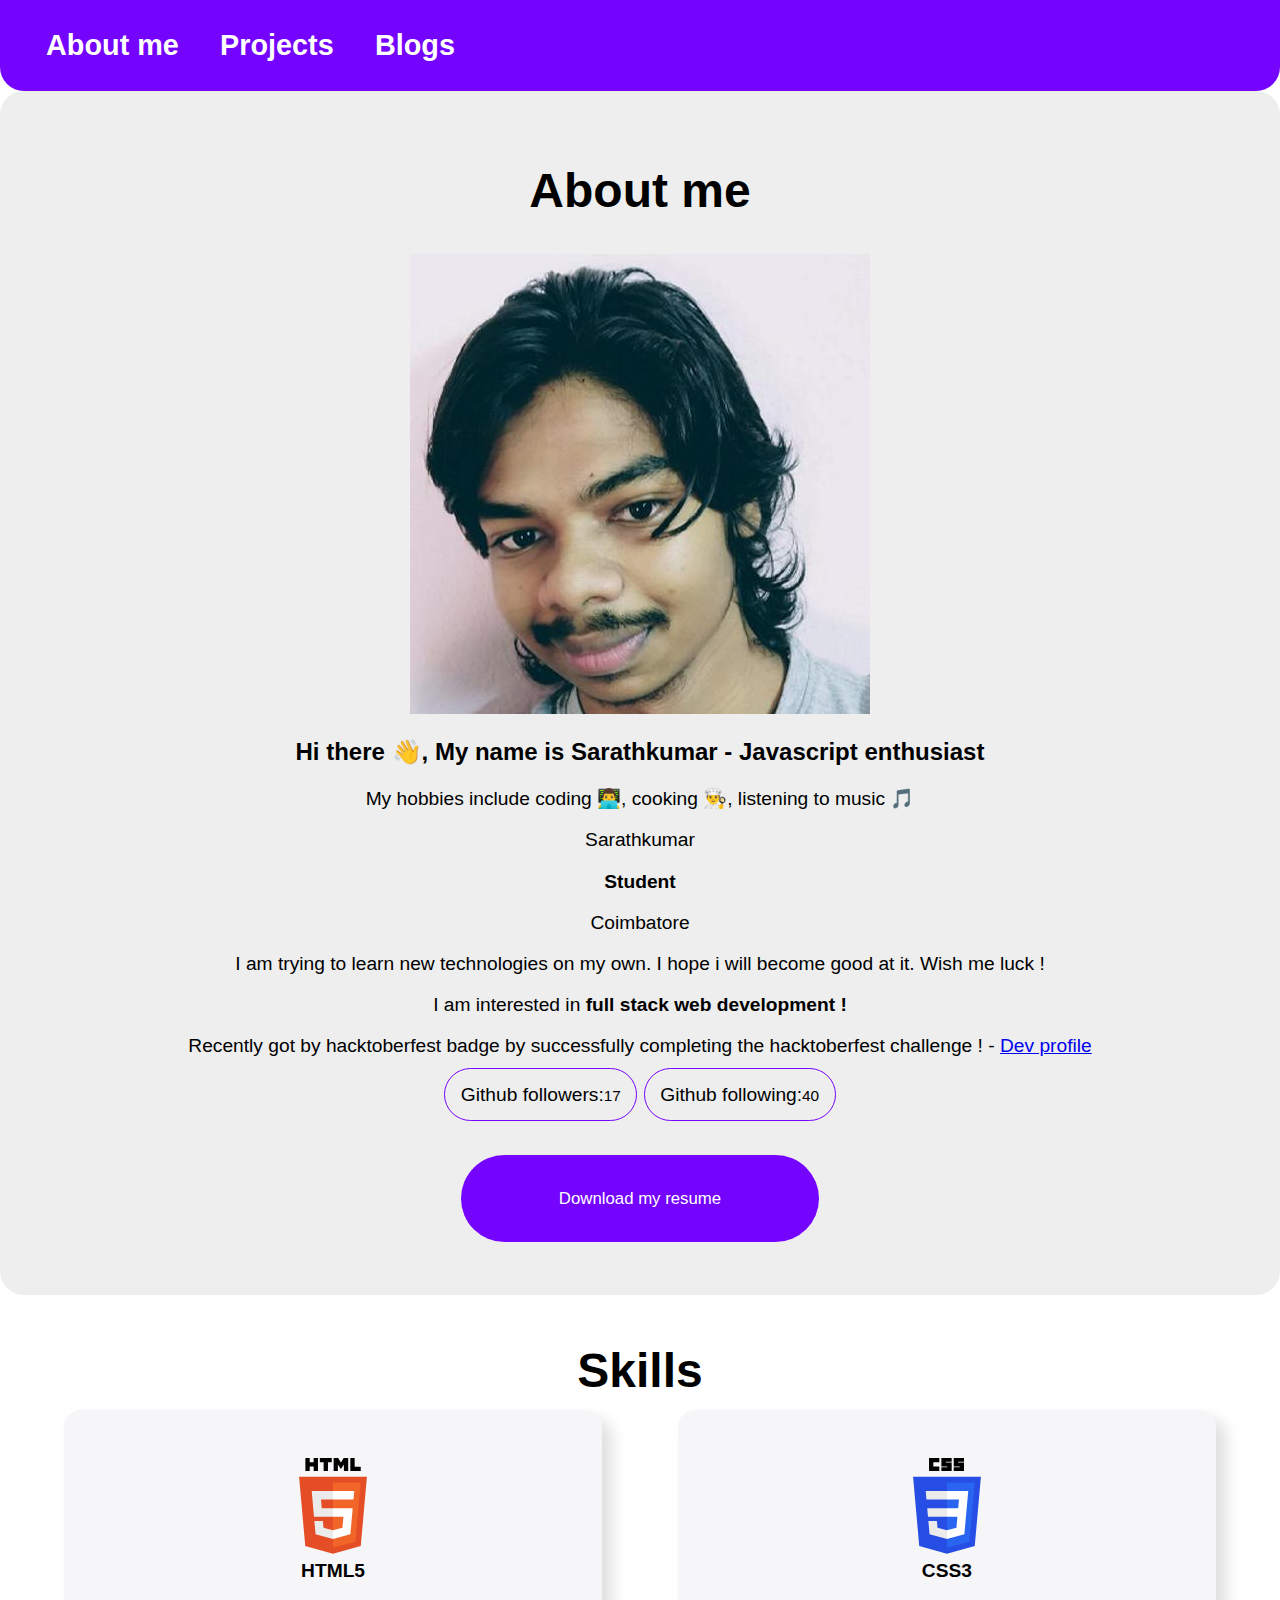
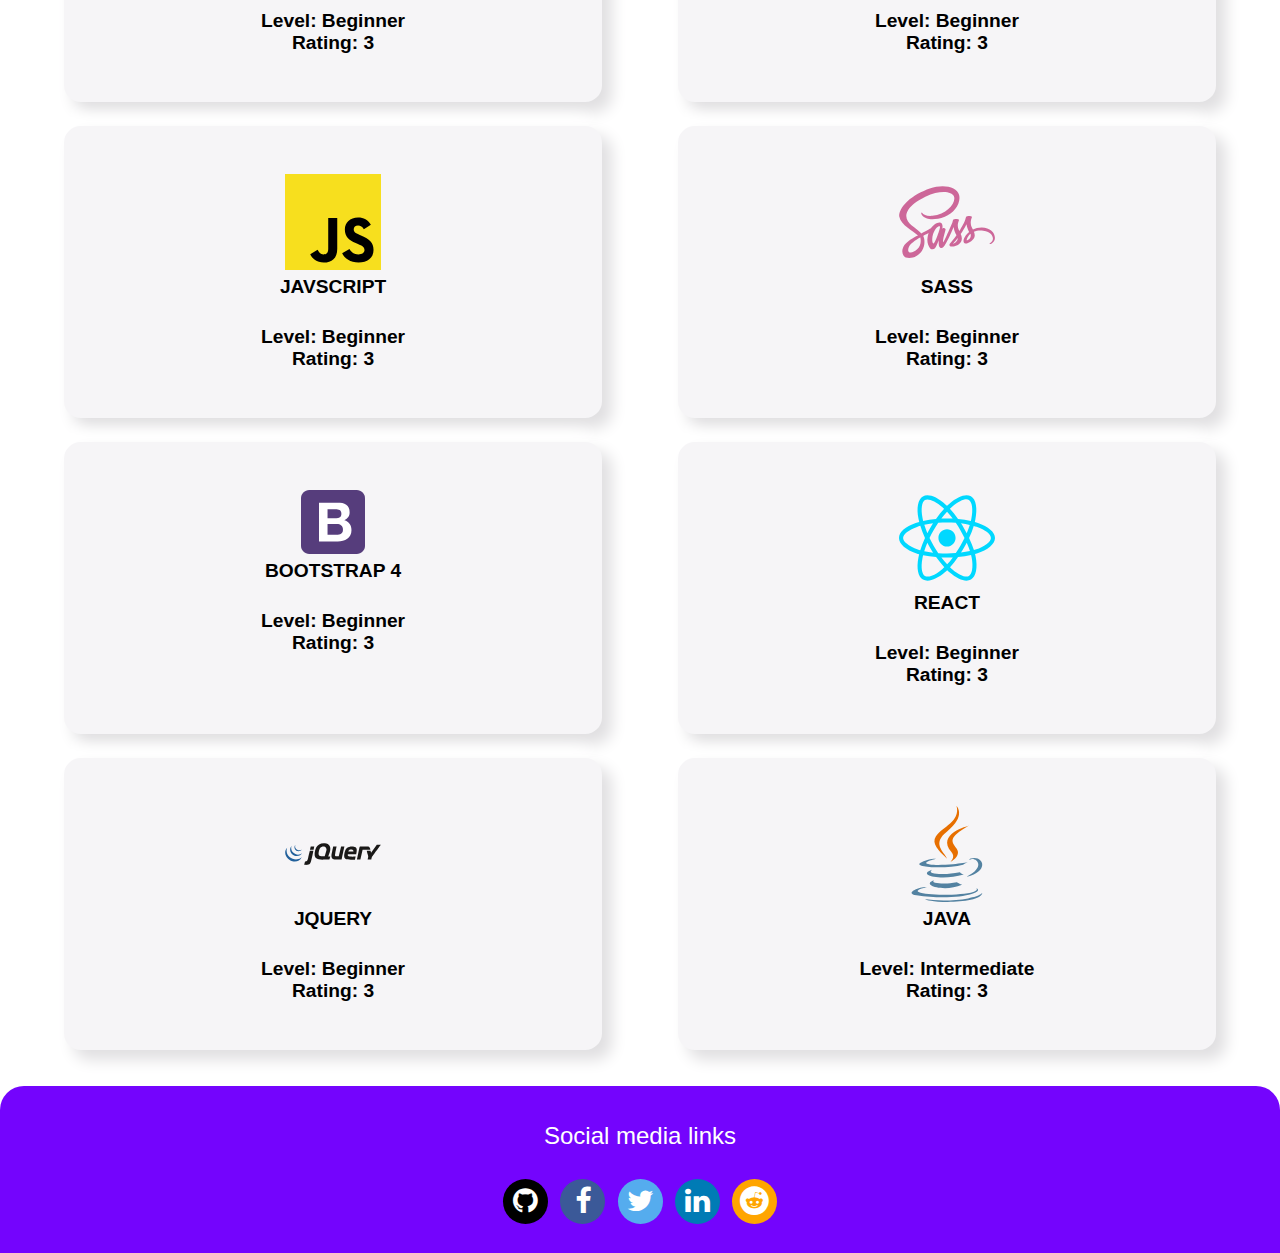
<file: index.html>
<!DOCTYPE html>
<html lang="en">
	<head>
		<meta charset="UTF-8" />
		<meta name="viewport" content="width=device-width, initial-scale=1.0" />
		<meta name="description" content="my simple portfolio" />
		<meta name="keywords" content="portfolio, projects, blogs" />
		<meta name="author" content="Sarath" />
		<title>My Portfolio | 👨‍💻</title>
		<link rel="stylesheet" href="./styles/style.css" />
		<link
			rel="stylesheet"
			href="https://cdnjs.cloudflare.com/ajax/libs/font-awesome/4.7.0/css/font-awesome.min.css"
		/>
		<script src="./script/app.js"></script>
	</head>
	<body>
		<!-- start of navbar section -->
		<nav>
			<ul>
				<li><a href="./index.html">About me</a></li>
				<li><a href="./projects.html">Projects</a></li>
				<li><a href="./blogs.html">Blogs</a></li>
			</ul>
		</nav>
		<!-- end of navbar section -->

		<!-- start of about me section  -->
		<div id="about">
			<h1>About me</h1>
			<img alt="profile-image" id="img-profile" src="./images/my-picture.jpg" />
			<p id="welcome">
				Hi there 👋, My name is Sarathkumar - Javascript enthusiast
			</p>
			<p>My hobbies include coding 👨‍💻, cooking 👨‍🍳, listening to music 🎵</p>
			<p id="name">Sarathkumar</p>
			<p id="currently"><strong>Student</strong></p>
			<p id="location">Coimbatore</p>
			<p id="aboutme">
				I am trying to learn new technologies on my own. I hope i will become
				good at it. Wish me luck !
			</p>
			<p>I am interested in <strong>full stack web development ! </strong></p>
			<p>
				Recently got by hacktoberfest badge by successfully completing the
				hacktoberfest challenge ! -
				<a href="https://dev.to/saratkumar17mss040">Dev profile</a>
			</p>
			<div>
				<span class="github-info"
					>Github followers:<span id="github-followers">17</span></span
				>
				<span class="github-info"
					>Github following:<span id="github-following">40</span></span
				>
				<div id="resume">
					<a href="./resume.pdf" download>Download my resume</a>
				</div>
			</div>
		</div>
		<!-- end of about me section -->

		<!-- start of skills section -->
		<h1 id="h1-skill">Skills</h1>
		<div id="skills">
			<div class="skill-card">
				<img src="/images/html.svg" alt="html5" />
				<p class="tech">html5</p>
				<br />
				<p>Level: Beginner</p>
				<p>Rating: 3</p>
			</div>
			<div class="skill-card">
				<img src="/images/css.svg" alt="css" />
				<p class="tech">css3</p>
				<br />
				<p>Level: Beginner</p>
				<p>Rating: 3</p>
			</div>
			<div class="skill-card">
				<img src="/images/js.svg" alt="js" />
				<p class="tech">javscript</p>
				<br />
				<p>Level: Beginner</p>
				<p>Rating: 3</p>
			</div>
			<div class="skill-card">
				<img src="/images/sass.svg" alt="sass" />
				<p class="tech">Sass</p>
				<br />
				<p>Level: Beginner</p>
				<p>Rating: 3</p>
			</div>
			<div class="skill-card">
				<img src="/images/bootstrap.svg" alt="bootstrap" />
				<p class="tech">Bootstrap 4</p>
				<br />
				<p>Level: Beginner</p>
				<p>Rating: 3</p>
			</div>
			<div class="skill-card">
				<img src="/images/react.svg" alt="react" />
				<p class="tech">React</p>
				<br />
				<p>Level: Beginner</p>
				<p>Rating: 3</p>
			</div>
			<div class="skill-card">
				<img src="/images/jquery.svg" alt="jquery" />
				<p class="tech">Jquery</p>
				<br />
				<p>Level: Beginner</p>
				<p>Rating: 3</p>
			</div>
			<div class="skill-card">
				<img src="/images/java.svg" alt="java" />
				<p class="tech">Java</p>
				<br />
				<p>Level: Intermediate</p>
				<p>Rating: 3</p>
			</div>
		</div>
		<!-- end of skills section -->

		<!-- start of footer section -->
		<footer>
			<p>Social media links</p>
			<ul>
				<li>
					<a
						href="https://github.com/saratkumar17mss040"
						class="fa fa-github"
					></a>
				</li>
				<li>
					<a
						href="https://www.facebook.com/profile.php?id=100007801470075"
						class="fa fa-facebook"
					></a>
				</li>
				<li>
					<a href="https://twitter.com/sarath6110" class="fa fa-twitter"></a>
				</li>
				<li></li>
				<li>
					<a
						href="https://www.linkedin.com/in/sarath-kumar-216b031b5/ "
						class="fa fa-linkedin"
					></a>
				</li>
				<!-- <li>
					<a
						href="https://www.instagram.com/sarath5107/"
						class="fa fa-instagram"
					></a>
				</li> -->
				<li>
					<a
						href="https://www.reddit.com/user/sarathkumar-6110"
						class="fa fa-reddit"
					></a>
				</li>
			</ul>
		</footer>
		<!-- end of footer section -->
	</body>
</html>
</file>
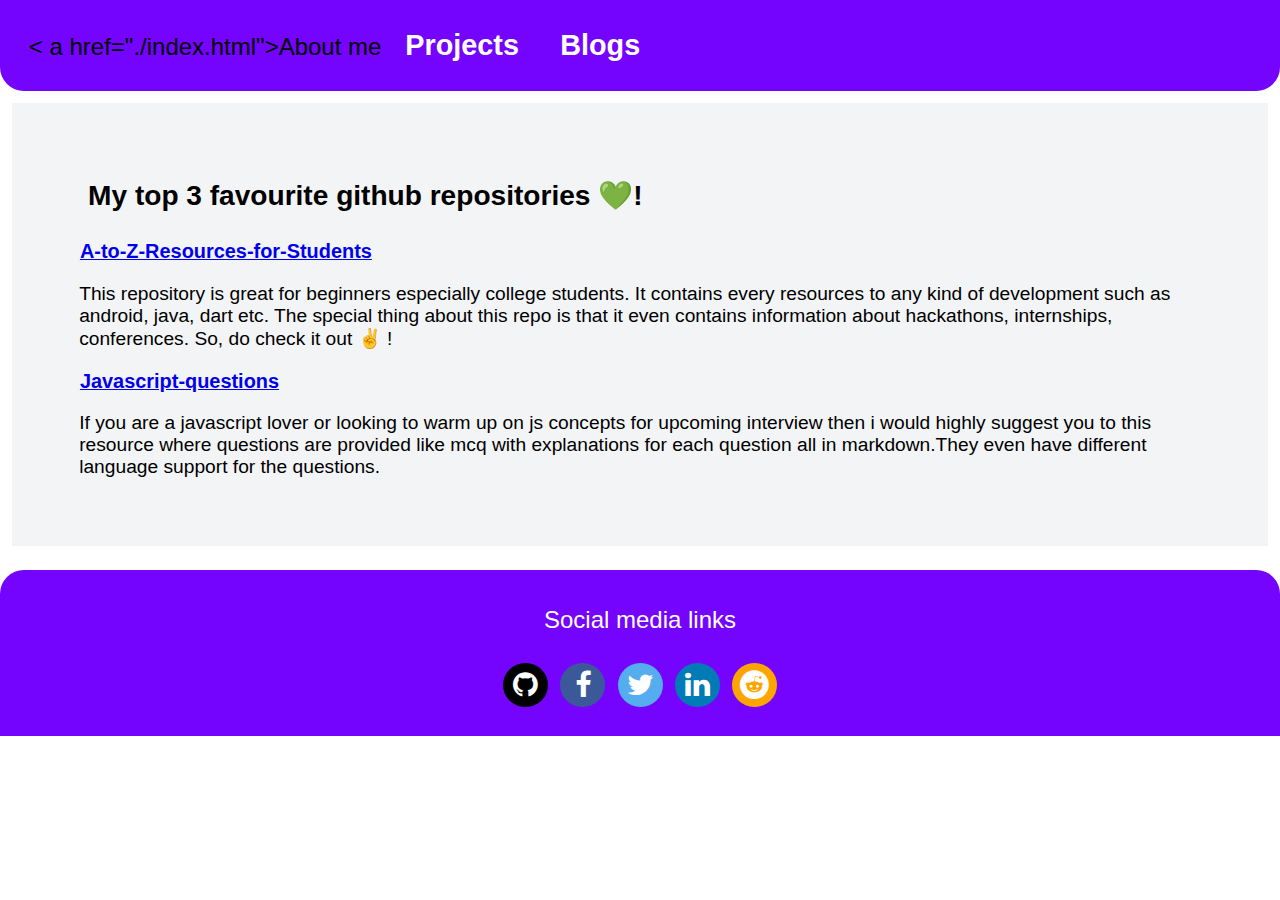
<file: blog1.html>
<!DOCTYPE html>
<html lang="en">
	<head>
		<meta charset="UTF-8" />
		<meta name="viewport" content="width=device-width, initial-scale=1.0" />
		<meta name="description" content="my simple portfolio" />
		<meta name="keywords" content="portfolio, projects, blogs" />
		<meta name="author" content="Sarath" />
		<title>My Portfolio | 👨‍💻</title>
		<link
			rel="stylesheet"
			href="https://cdnjs.cloudflare.com/ajax/libs/font-awesome/4.7.0/css/font-awesome.min.css"
		/>
		<link rel="stylesheet" href="./styles/style.css" />
		<script src="./script/app.js"></script>
	</head>
	<body>
		<!-- start of navbar section -->
		<nav>
			<ul>
				<li><
					a href="./index.html">About me</a></li>
				<li><a href="./projects.html">Projects</a></li>
				<li><a href="./blogs.html">Blogs</a></li>
			</ul>
		</nav>
		<!-- end of navbar section -->

		<!-- start of single blog section -->
		<div class="single-blog">
			<h3>My top 3 favourite github repositories 💚!</h3>

			<h5>
				<a href="https://github.com/dipakkr/A-to-Z-Resources-for-Students"
					>A-to-Z-Resources-for-Students</a
				>
			</h5>

			<p>
				This repository is great for beginners especially college students. It
				contains every resources to any kind of development such as android,
				java, dart etc. The special thing about this repo is that it even
				contains information about hackathons, internships, conferences. So, do
				check it out ✌ !
			</p>

			<h5>
				<a href="https://github.com/lydiahallie/javascript-questions"
					>Javascript-questions</a
				>
			</h5>

			<p>
				If you are a javascript lover or looking to warm up on js concepts for
				upcoming interview then i would highly suggest you to this resource
				where questions are provided like mcq with explanations for each
				question all in markdown.They even have different language support for
				the questions.
			</p>
		</div>
		<!-- end of single blog section -->

		<!-- start of footer section -->
		<footer>
			<p>Social media links</p>
			<ul>
				<li>
					<a
						href="https://github.com/saratkumar17mss040"
						class="fa fa-github"
					></a>
				</li>
				<li>
					<a
						href="https://www.facebook.com/profile.php?id=100007801470075"
						class="fa fa-facebook"
					></a>
				</li>
				<li>
					<a
						href="https://twitter.com/sarath6110"
						class="fa fa-twitter"
					></a>
				</li>
				<li></li>
				<li>
					<a
						href="https://www.linkedin.com/in/sarath-kumar-216b031b5/ "
						class="fa fa-linkedin"
					></a>
				</li>
				<!-- <li>
					<a
						href="https://www.instagram.com/sarath5107/"
						class="fa fa-instagram"
					></a>
				</li> -->
				<li>
					<a
						href="https://www.reddit.com/user/sarathkumar-6110"
						class="fa fa-reddit"
					></a>
				</li>
			</ul>
		</footer>
		<!-- end of footer section -->
	</body>
</html>
</file>
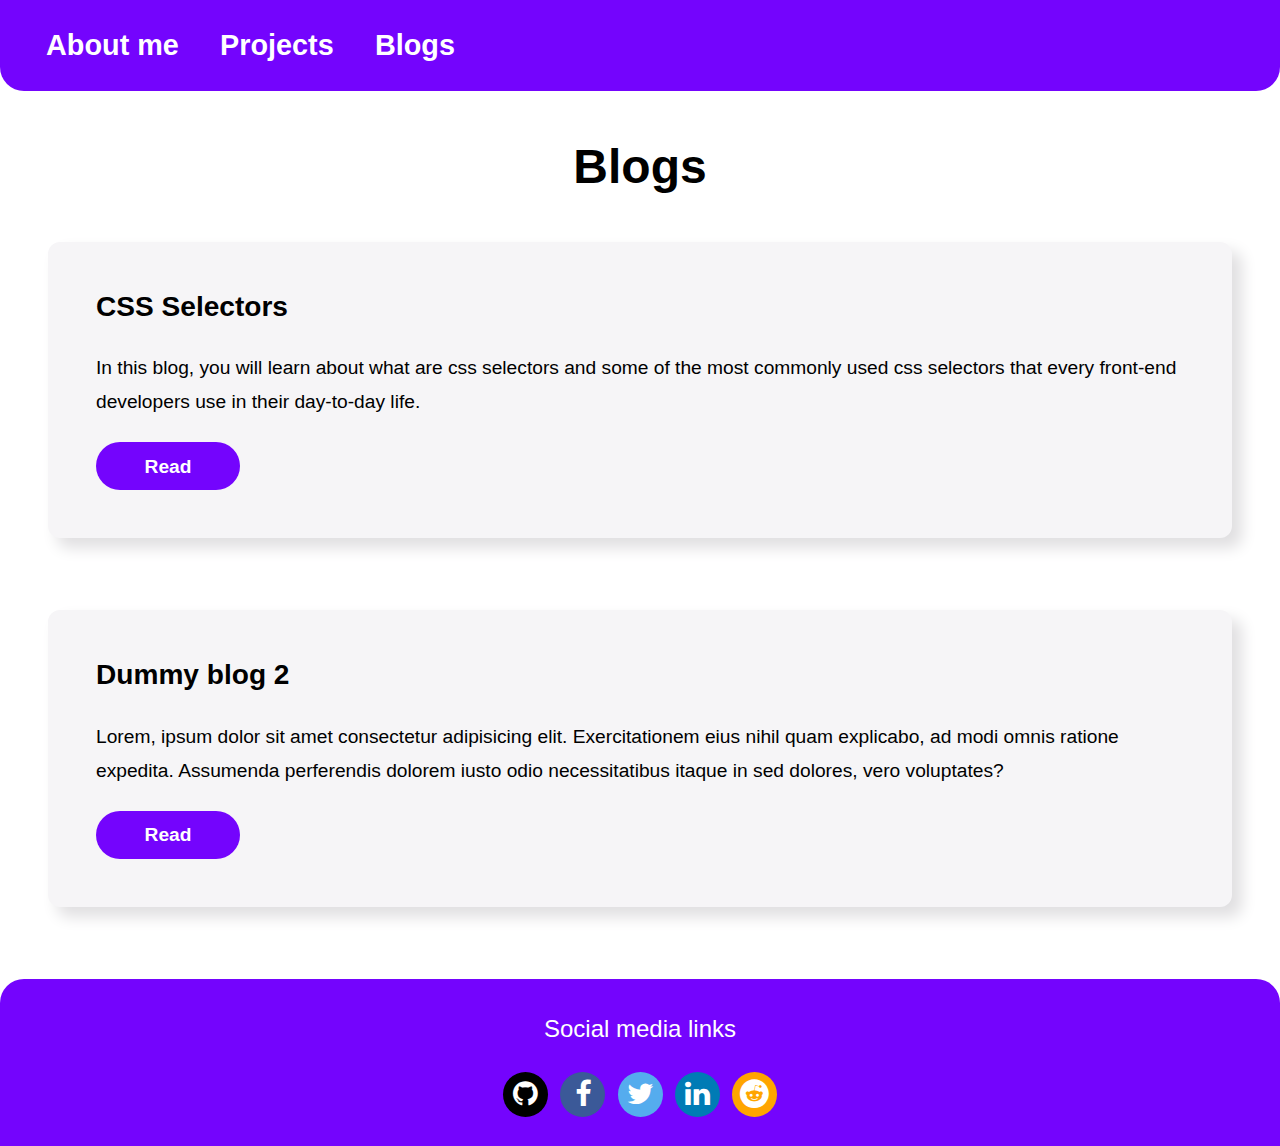
<file: blogs.html>
<!DOCTYPE html>
<html lang="en">
	<head>
		<meta charset="UTF-8" />
		<meta name="viewport" content="width=device-width, initial-scale=1.0" />
		<meta name="description" content="my simple portfolio" />
		<meta name="keywords" content="portfolio, projects, blogs" />
		<meta name="author" content="Sarath" />
		<title>Blogs</title>
		<link
			rel="stylesheet"
			href="https://cdnjs.cloudflare.com/ajax/libs/font-awesome/4.7.0/css/font-awesome.min.css"
		/>
		<link rel="stylesheet" href="./styles/style.css" />
		<script src="./script/app.js"></script>
	</head>
	<body>
		<!-- start of navbar section -->
		<nav>
			<ul>
				<li><a href="./index.html">About me</a></li>
				<li><a href="./projects.html">Projects</a></li>
				<li><a href="./blogs.html">Blogs</a></li>
			</ul>
		</nav>
		<!-- end of navbar section -->

		<!-- start of blog section -->
		<h1>Blogs</h1>
		<div id="blogs">
			<div class="blog">
				<h3>CSS Selectors</h3>
				<p>
					In this blog, you will learn about what are css selectors and some of
					the most commonly used css selectors that every front-end developers
					use in their day-to-day life.
				</p>
				<a class="primary-btn" href="./cssselectors.html">Read</a>
			</div>
			<div class="blog">
				<h3>Dummy blog 2</h3>
				<p>
					Lorem, ipsum dolor sit amet consectetur adipisicing elit.
					Exercitationem eius nihil quam explicabo, ad modi omnis ratione
					expedita. Assumenda perferendis dolorem iusto odio necessitatibus
					itaque in sed dolores, vero voluptates?
				</p>
				<a class="primary-btn" href="./dummyblog2.html">Read</a>
			</div>
			<!-- <div class="blog">
				<h3>My top 2 favourite github repositories 💚</h3>
				<p>
					In this blog,i share my two favourite github responsive that i think
					are worth checking out.
				</p>
				<a href="./blog1.html">Read</a>
			</div>
			<div class="blog">
				<h3>My top 2 favourite github repositories 💚</h3>
				<p>
					In this blog,i share my two favourite github repositories that i think
					are worth checking out.
				</p>
				<a href="./blog1.html">Read</a>
			</div> -->
		</div>
		<!-- end of blog section -->

		<!-- start of footer section -->
		<footer>
			<p>Social media links</p>
			<ul>
				<li>
					<a
						href="https://github.com/saratkumar17mss040"
						class="fa fa-github"
					></a>
				</li>
				<li>
					<a
						href="https://www.facebook.com/profile.php?id=100007801470075"
						class="fa fa-facebook"
					></a>
				</li>
				<li>
					<a href="https://twitter.com/sarath6110" class="fa fa-twitter"></a>
				</li>
				<li></li>
				<li>
					<a
						href="https://www.linkedin.com/in/sarath-kumar-216b031b5/ "
						class="fa fa-linkedin"
					></a>
				</li>
				<!-- <li>
					<a
						href="https://www.instagram.com/sarath5107/"
						class="fa fa-instagram"
					></a>
				</li> -->
				<li>
					<a
						href="https://www.reddit.com/user/sarathkumar-6110"
						class="fa fa-reddit"
					></a>
				</li>
			</ul>
		</footer>
		<!-- end of footer section -->
	</body>
</html>
</file>
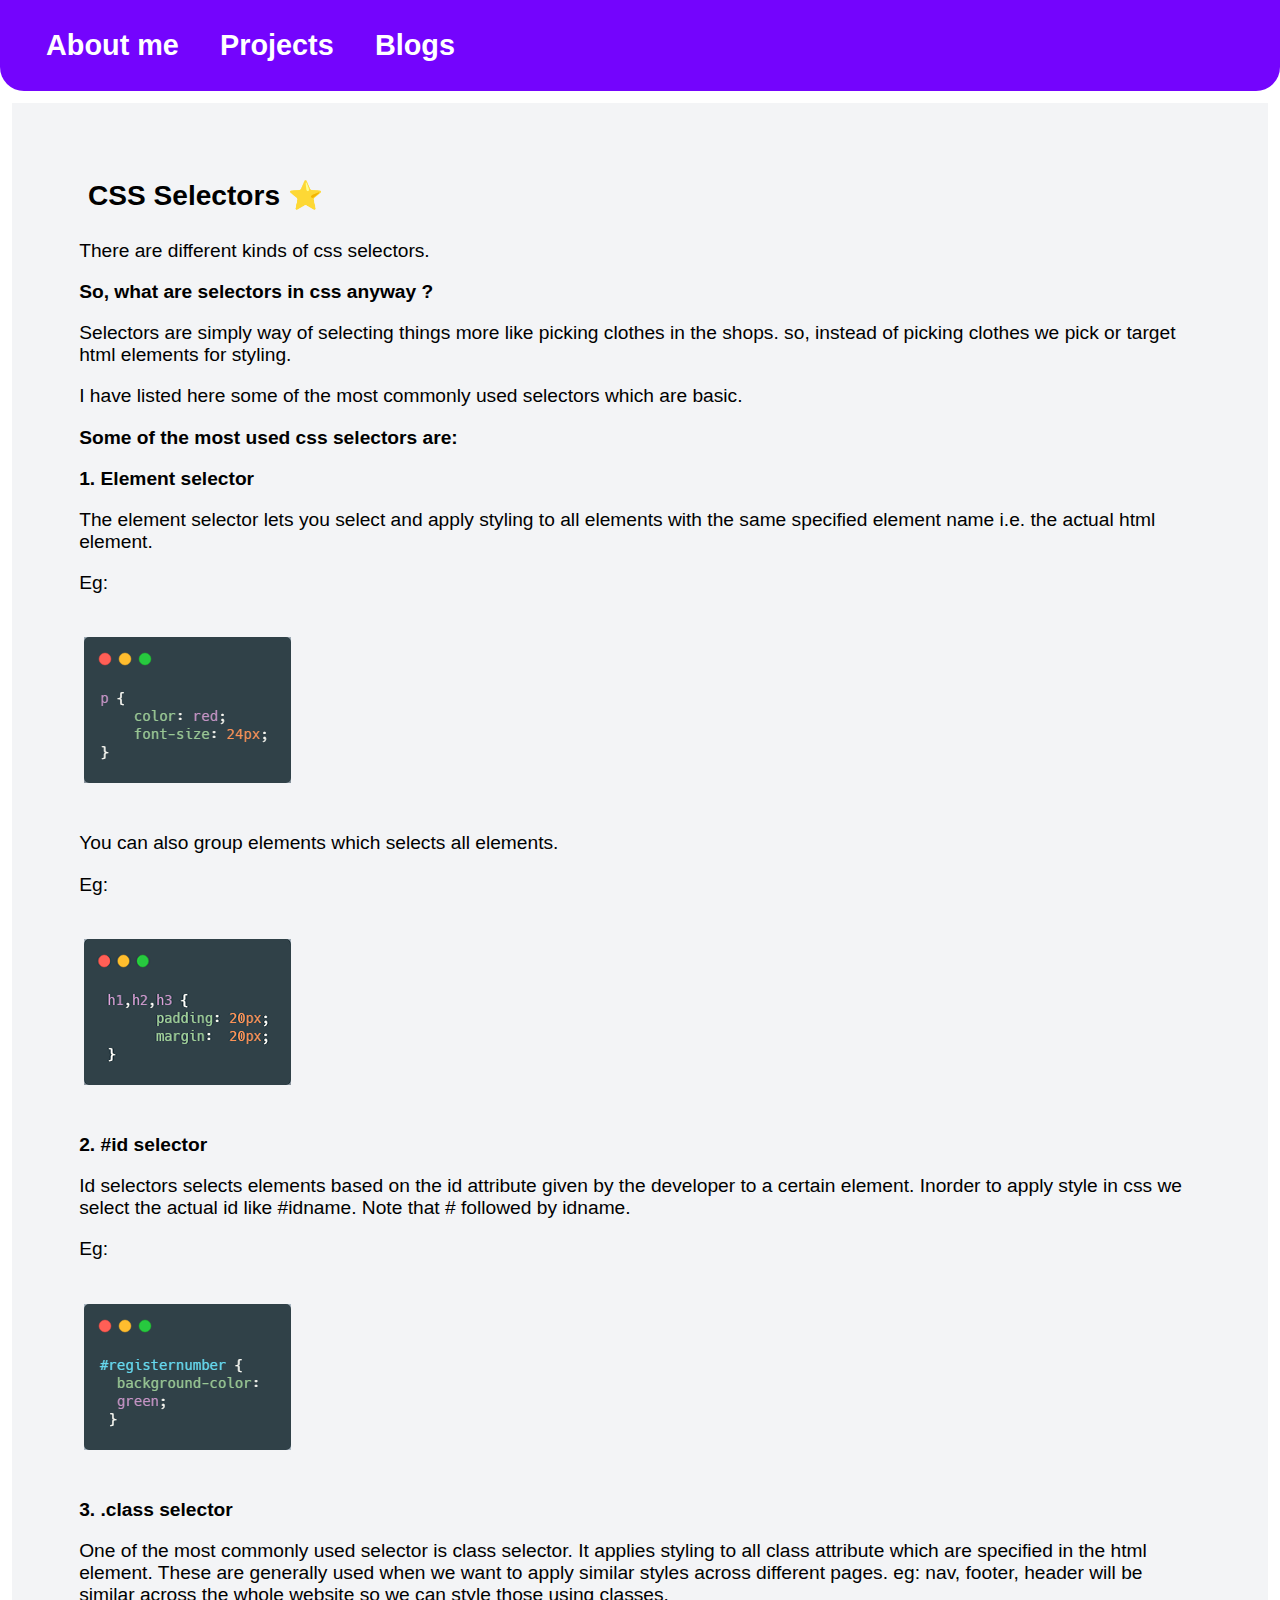
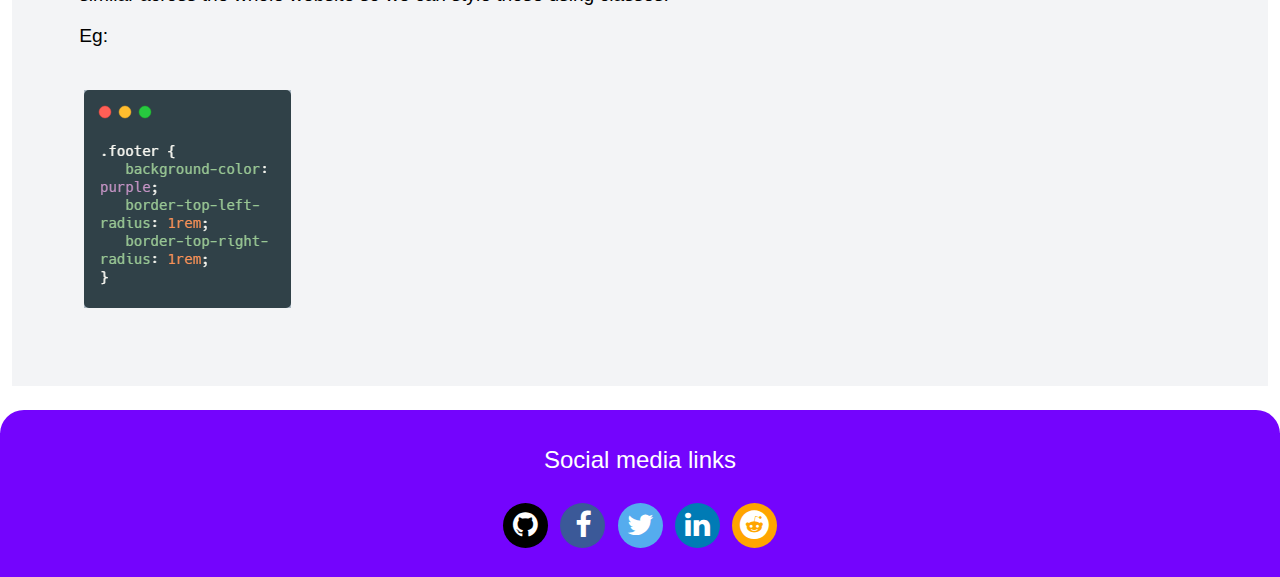
<file: cssselectors.html>
<!DOCTYPE html>
<html lang="en">
	<head>
		<meta charset="UTF-8" />
		<meta name="viewport" content="width=device-width, initial-scale=1.0" />
		<meta name="description" content="my simple portfolio" />
		<meta name="keywords" content="portfolio, projects, blogs" />
		<meta name="author" content="Sarath" />
		<title>My Portfolio | 👨‍💻</title>
		<link
			rel="stylesheet"
			href="https://cdnjs.cloudflare.com/ajax/libs/font-awesome/4.7.0/css/font-awesome.min.css"
		/>
		<link rel="stylesheet" href="./styles/style.css" />
		<script src="./script/app.js"></script>
	</head>
	<body>
		<!-- start of navbar section -->
		<nav>
			<ul>
				<li><a href="./index.html">About me</a></li>
				<li><a href="./projects.html">Projects</a></li>
				<li><a href="./blogs.html">Blogs</a></li>
			</ul>
		</nav>
		<!-- end of navbar section -->

		<!-- start of single blog section -->
		<div class="single-blog">
			<h3>CSS Selectors ⭐</h3>
			<p>There are different kinds of css selectors.</p>
			<p><strong>So, what are selectors in css anyway ?</strong></p>
			<p>
				Selectors are simply way of selecting things more like picking clothes
				in the shops. so, instead of picking clothes we pick or target html
				elements for styling.
			</p>
			<p>
				I have listed here some of the most commonly used selectors which are
				basic.
			</p>
			<p><strong>Some of the most used css selectors are:</strong></p>
			<p><b>1. Element selector</b></p>
			<p>
				The element selector lets you select and apply styling to all elements
				with the same specified element name i.e. the actual html element.
			</p>
			<p>Eg:</p>

			<img src="/images/element-selector.png" alt="element-selector" />

			<p>You can also group elements which selects all elements.</p>

			<p>Eg:</p>

			<img
				src="/images/multiple-element-selector.png"
				alt="multiple-element-selector"
			/>

			<p><b>2. #id selector</b></p>

			<p>
				Id selectors selects elements based on the id attribute given by the
				developer to a certain element. Inorder to apply style in css we select
				the actual id like #idname. Note that # followed by idname.
			</p>

			<p>Eg:</p>

			<img src="/images/id-selector.png" alt="id-selector" />

			<p><b>3. .class selector</b></p>

			<p>
				One of the most commonly used selector is class selector. It applies
				styling to all class attribute which are specified in the html element.
				These are generally used when we want to apply similar styles across
				different pages. eg: nav, footer, header will be similar across the
				whole website so we can style those using classes.
			</p>

			<p>Eg:</p>

			<img src="/images/class-selector.png" alt="class-selector" />
		</div>
		<!-- end of single blog section -->

		<!-- start of footer section -->
		<footer>
			<p>Social media links</p>
			<ul>
				<li>
					<a
						href="https://github.com/saratkumar17mss040"
						class="fa fa-github"
					></a>
				</li>
				<li>
					<a
						href="https://www.facebook.com/profile.php?id=100007801470075"
						class="fa fa-facebook"
					></a>
				</li>
				<li>
					<a href="https://twitter.com/sarath6110" class="fa fa-twitter"></a>
				</li>
				<li></li>
				<li>
					<a
						href="https://www.linkedin.com/in/sarath-kumar-216b031b5/ "
						class="fa fa-linkedin"
					></a>
				</li>
				<!-- <li>
					<a
						href="https://www.instagram.com/sarath5107/"
						class="fa fa-instagram"
					></a>
				</li> -->
				<li>
					<a
						href="https://www.reddit.com/user/sarathkumar-6110"
						class="fa fa-reddit"
					></a>
				</li>
			</ul>
		</footer>
		<!-- end of footer section -->
	</body>
</html>
</file>
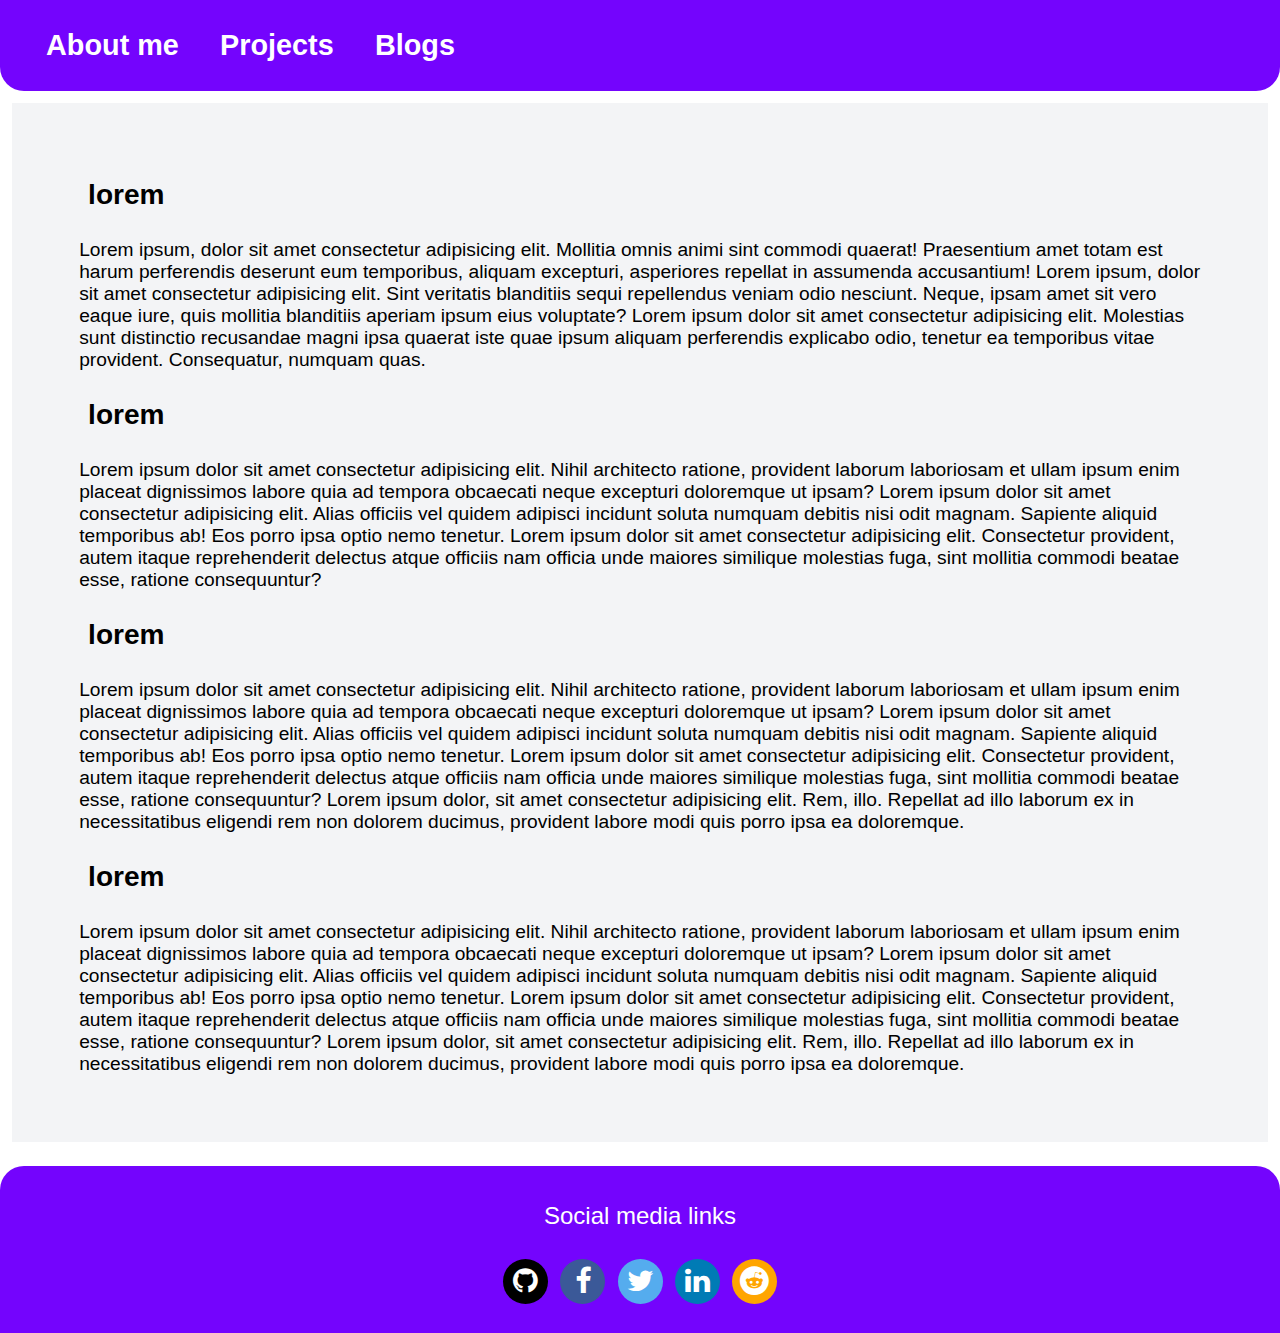
<file: dummyblog2.html>
<!DOCTYPE html>
<html lang="en">
	<head>
		<meta charset="UTF-8" />
		<meta name="viewport" content="width=device-width, initial-scale=1.0" />
		<meta name="description" content="my simple portfolio" />
		<meta name="keywords" content="portfolio, projects, blogs" />
		<meta name="author" content="Sarath" />
		<title>My Portfolio | 👨‍💻</title>
		<link
			rel="stylesheet"
			href="https://cdnjs.cloudflare.com/ajax/libs/font-awesome/4.7.0/css/font-awesome.min.css"
		/>
		<link rel="stylesheet" href="./styles/style.css" />
		<script src="./script/app.js"></script>
	</head>
	<body>
		<!-- start of navbar section -->
		<nav>
			<ul>
				<li><a href="./index.html">About me</a></li>
				<li><a href="./projects.html">Projects</a></li>
				<li><a href="./blogs.html">Blogs</a></li>
			</ul>
		</nav>
		<!-- end of navbar section -->

		<!-- start of single blog section -->
		<div class="single-blog">
			<h3>lorem</h3>

			<p>
				Lorem ipsum, dolor sit amet consectetur adipisicing elit. Mollitia omnis
				animi sint commodi quaerat! Praesentium amet totam est harum perferendis
				deserunt eum temporibus, aliquam excepturi, asperiores repellat in
				assumenda accusantium! Lorem ipsum, dolor sit amet consectetur
				adipisicing elit. Sint veritatis blanditiis sequi repellendus veniam
				odio nesciunt. Neque, ipsam amet sit vero eaque iure, quis mollitia
				blanditiis aperiam ipsum eius voluptate? Lorem ipsum dolor sit amet
				consectetur adipisicing elit. Molestias sunt distinctio recusandae magni
				ipsa quaerat iste quae ipsum aliquam perferendis explicabo odio, tenetur
				ea temporibus vitae provident. Consequatur, numquam quas.
			</p>

			<h3>lorem</h3>

			<p>
				Lorem ipsum dolor sit amet consectetur adipisicing elit. Nihil
				architecto ratione, provident laborum laboriosam et ullam ipsum enim
				placeat dignissimos labore quia ad tempora obcaecati neque excepturi
				doloremque ut ipsam? Lorem ipsum dolor sit amet consectetur adipisicing
				elit. Alias officiis vel quidem adipisci incidunt soluta numquam debitis
				nisi odit magnam. Sapiente aliquid temporibus ab! Eos porro ipsa optio
				nemo tenetur. Lorem ipsum dolor sit amet consectetur adipisicing elit.
				Consectetur provident, autem itaque reprehenderit delectus atque
				officiis nam officia unde maiores similique molestias fuga, sint
				mollitia commodi beatae esse, ratione consequuntur?
			</p>

			<h3>lorem</h3>

			<p>
				Lorem ipsum dolor sit amet consectetur adipisicing elit. Nihil
				architecto ratione, provident laborum laboriosam et ullam ipsum enim
				placeat dignissimos labore quia ad tempora obcaecati neque excepturi
				doloremque ut ipsam? Lorem ipsum dolor sit amet consectetur adipisicing
				elit. Alias officiis vel quidem adipisci incidunt soluta numquam debitis
				nisi odit magnam. Sapiente aliquid temporibus ab! Eos porro ipsa optio
				nemo tenetur. Lorem ipsum dolor sit amet consectetur adipisicing elit.
				Consectetur provident, autem itaque reprehenderit delectus atque
				officiis nam officia unde maiores similique molestias fuga, sint
				mollitia commodi beatae esse, ratione consequuntur? Lorem ipsum dolor,
				sit amet consectetur adipisicing elit. Rem, illo. Repellat ad illo
				laborum ex in necessitatibus eligendi rem non dolorem ducimus, provident
				labore modi quis porro ipsa ea doloremque.
			</p>
			<h3>lorem</h3>

			<p>
				Lorem ipsum dolor sit amet consectetur adipisicing elit. Nihil
				architecto ratione, provident laborum laboriosam et ullam ipsum enim
				placeat dignissimos labore quia ad tempora obcaecati neque excepturi
				doloremque ut ipsam? Lorem ipsum dolor sit amet consectetur adipisicing
				elit. Alias officiis vel quidem adipisci incidunt soluta numquam debitis
				nisi odit magnam. Sapiente aliquid temporibus ab! Eos porro ipsa optio
				nemo tenetur. Lorem ipsum dolor sit amet consectetur adipisicing elit.
				Consectetur provident, autem itaque reprehenderit delectus atque
				officiis nam officia unde maiores similique molestias fuga, sint
				mollitia commodi beatae esse, ratione consequuntur? Lorem ipsum dolor,
				sit amet consectetur adipisicing elit. Rem, illo. Repellat ad illo
				laborum ex in necessitatibus eligendi rem non dolorem ducimus, provident
				labore modi quis porro ipsa ea doloremque.
			</p>
		</div>
		<!-- end of single blog section -->

		<!-- start of footer section -->
		<footer>
			<p>Social media links</p>
			<ul>
				<li>
					<a
						href="https://github.com/saratkumar17mss040"
						class="fa fa-github"
					></a>
				</li>
				<li>
					<a
						href="https://www.facebook.com/profile.php?id=100007801470075"
						class="fa fa-facebook"
					></a>
				</li>
				<li>
					<a href="https://twitter.com/sarath6110" class="fa fa-twitter"></a>
				</li>
				<li></li>
				<li>
					<a
						href="https://www.linkedin.com/in/sarath-kumar-216b031b5/ "
						class="fa fa-linkedin"
					></a>
				</li>
				<!-- <li>
					<a
						href="https://www.instagram.com/sarath5107/"
						class="fa fa-instagram"
					></a>
				</li> -->
				<li>
					<a
						href="https://www.reddit.com/user/sarathkumar-6110"
						class="fa fa-reddit"
					></a>
				</li>
			</ul>
		</footer>
		<!-- end of footer section -->
	</body>
</html>
</file>
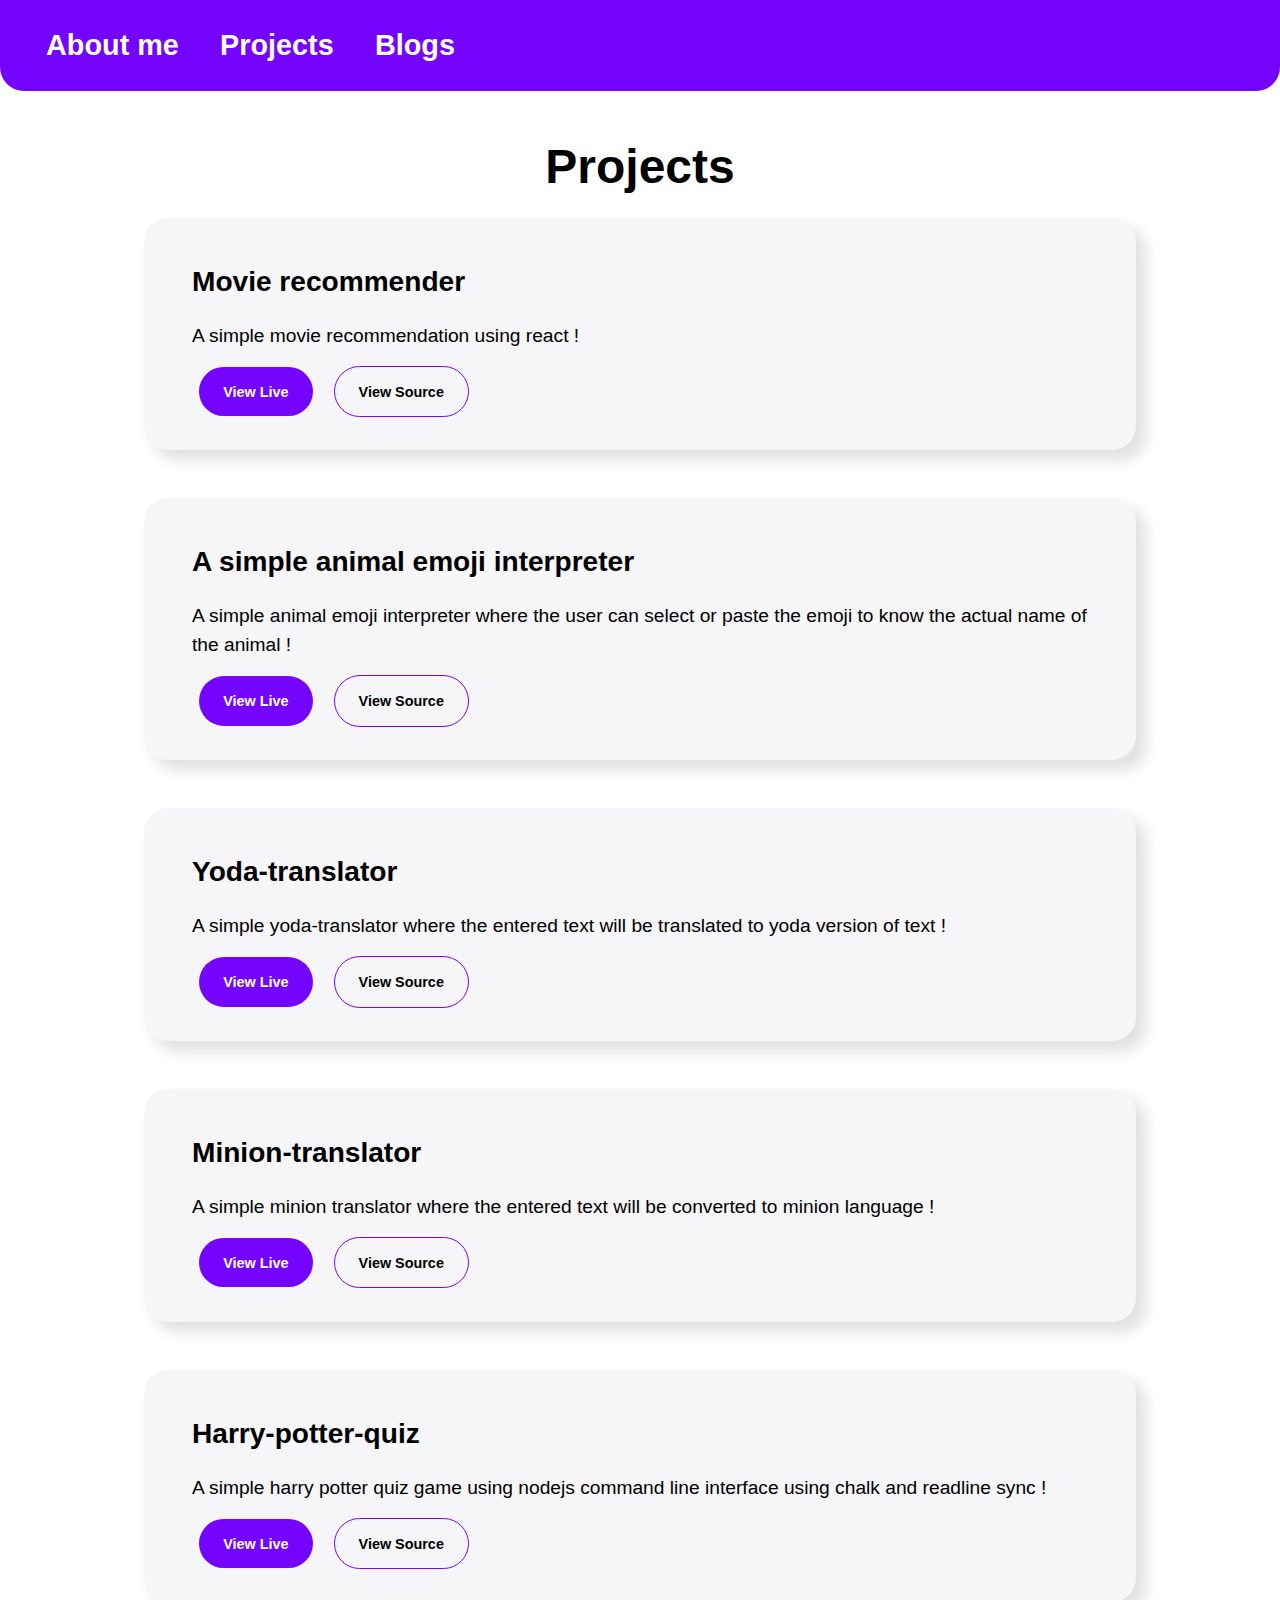
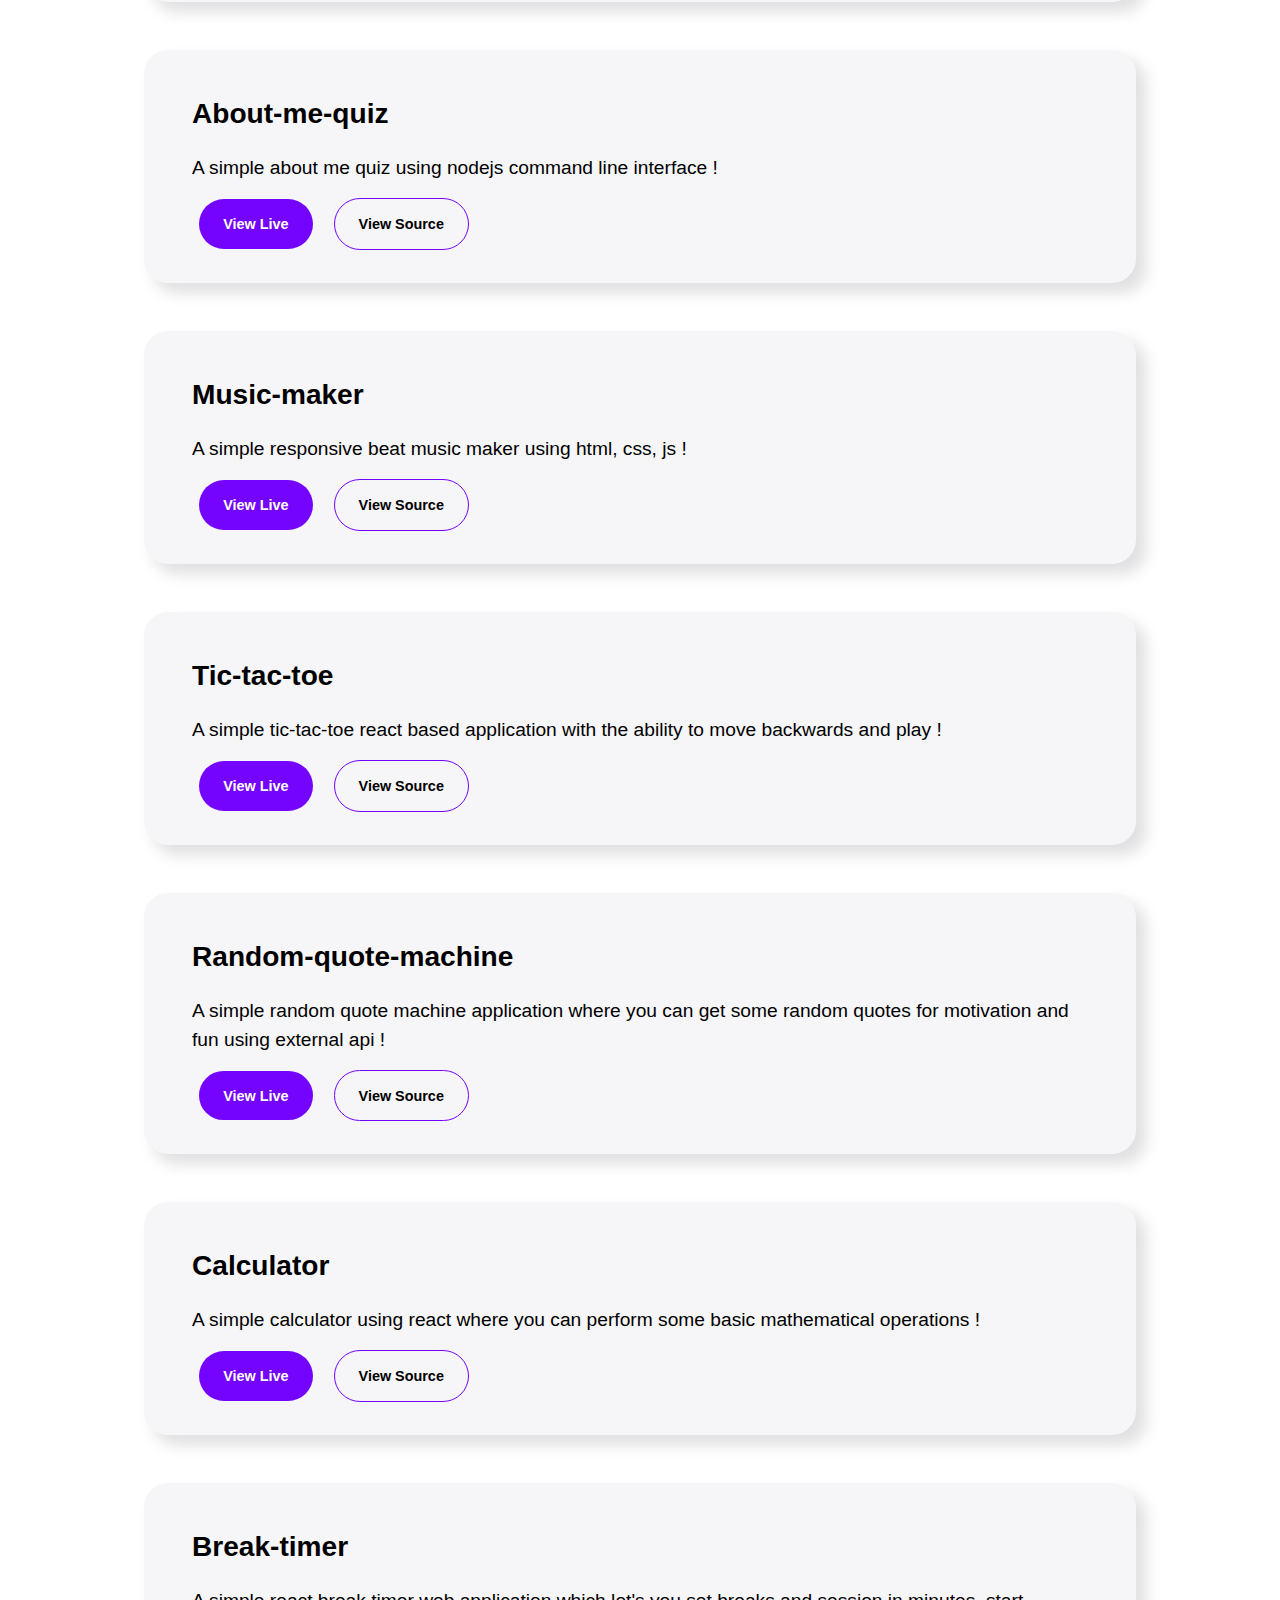
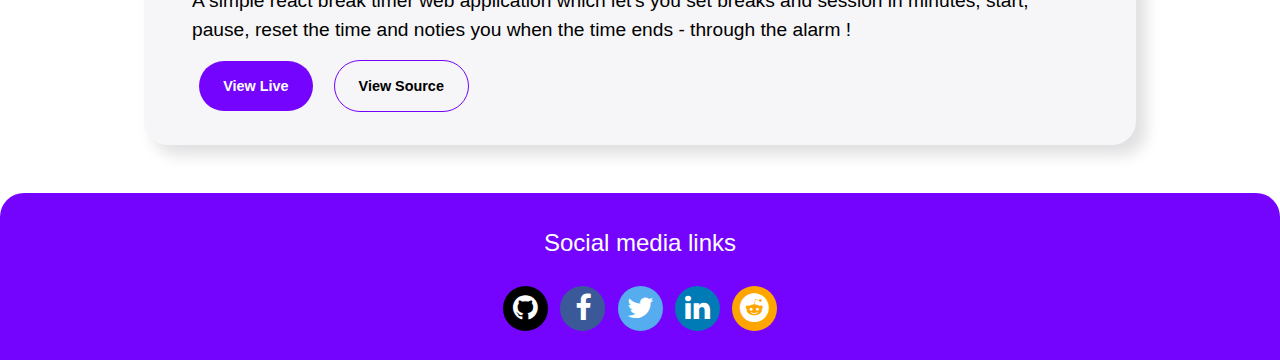
<file: projects.html>
<!DOCTYPE html>
<html lang="en">
	<head>
		<meta charset="UTF-8" />
		<meta name="viewport" content="width=device-width, initial-scale=1.0" />
		<meta name="description" content="my simple portfolio" />
		<meta name="keywords" content="portfolio, projects, blogs" />
		<meta name="author" content="Sarath" />
		<title>Projects</title>
		<link rel="stylesheet" href="./styles/style.css" />
		<link
			rel="stylesheet"
			href="https://cdnjs.cloudflare.com/ajax/libs/font-awesome/4.7.0/css/font-awesome.min.css"
		/>
		<script src="./script/app.js"></script>
	</head>
	<body>
		<!-- start of navbar section -->
		<nav>
			<ul>
				<li><a href="./index.html">About me</a></li>
				<li><a href="./projects.html">Projects</a></li>
				<li><a href="./blogs.html">Blogs</a></li>
			</ul>
		</nav>
		<!-- end of navbar section -->

		<!-- start of project section -->
		<h1>Projects</h1>
		<div id="projects">
			<ul>
				<li class="project-list">
					<h3>Movie recommender</h3>
					<p>A simple movie recommendation using react !</p>
					<a
						class="primary-btn"
						href="https://movie-recommendation-react.netlify.app/"
						>View Live</a
					>
					<a
						href="https://github.com/saratkumar17mss040/Movie-recommendation"
						class="secondary-btn"
						>View Source</a
					>
				</li>
				<li class="project-list">
					<h3>A simple animal emoji interpreter</h3>
					<p>
						A simple animal emoji interpreter where the user can select or paste
						the emoji to know the actual name of the animal !
					</p>
					<a
						class="primary-btn"
						href="https://animalemoji-interpreter.netlify.app/"
						>View Live</a
					>
					<a
						href="https://github.com/saratkumar17mss040/Animal-interpreter"
						class="secondary-btn"
						>View Source</a
					>
				</li>
				<li class="project-list">
					<h3>Yoda-translator</h3>
					<p>
						A simple yoda-translator where the entered text will be translated
						to yoda version of text !
					</p>
					<a
						class="primary-btn"
						href="https://yoda-translator-site.netlify.app/"
						>View Live</a
					>
					<a
						href="https://github.com/saratkumar17mss040/Yoda-translator"
						class="secondary-btn"
						>View Source</a
					>
				</li>
				<li class="project-list">
					<h3>Minion-translator</h3>
					<p>
						A simple minion translator where the entered text will be converted
						to minion language !
					</p>
					<a
						class="primary-btn"
						href="https://minion-translator-site.netlify.app/"
						>View Live</a
					>
					<a
						href="https://github.com/saratkumar17mss040/Minion-translator"
						class="secondary-btn"
						>View Source</a
					>
				</li>
				<li class="project-list">
					<h3>Harry-potter-quiz</h3>
					<p>
						A simple harry potter quiz game using nodejs command line interface
						using chalk and readline sync !
					</p>
					<a
						class="primary-btn"
						href="https://repl.it/@SarathIWS/Harry-Potter-Quiz/?embed=1&output=1"
						>View Live</a
					>
					<a
						href="https://github.com/saratkumar17mss040/Harry-Potter-Quiz"
						class="secondary-btn"
						>View Source</a
					>
				</li>
				<li class="project-list">
					<h3>About-me-quiz</h3>

					<!-- <img
							src="project-image"
							alt="About-me-quiz cli"
						/> -->

					<p>A simple about me quiz using nodejs command line interface !</p>
					<a
						class="primary-btn"
						href="https://repl.it/@SarathIWS/About-me-quiz?embed=1&output=1"
						>View Live</a
					>
					<a
						href="https://github.com/saratkumar17mss040/About-me-quiz"
						class="secondary-btn"
						>View Source</a
					>
				</li>
				<li class="project-list">
					<h3>Music-maker</h3>
					<p>A simple responsive beat music maker using html, css, js !</p>
					<a
						class="primary-btn"
						href="https://saratkumar17mss040.github.io/MusicMaker/"
						>View Live</a
					>
					<a
						href="https://github.com/saratkumar17mss040/MusicMaker"
						class="secondary-btn"
						>View Source</a
					>
				</li>
				<li class="project-list">
					<h3>Tic-tac-toe</h3>
					<p>
						A simple tic-tac-toe react based application with the ability to
						move backwards and play !
					</p>
					<a
						class="primary-btn"
						href="https://saratkumar17mss040.github.io/tictactoe/"
						>View Live</a
					>
					<a
						href="https://github.com/saratkumar17mss040/tictactoe"
						class="secondary-btn"
						>View Source</a
					>
				</li>
				<li class="project-list">
					<h3>Random-quote-machine</h3>
					<p>
						A simple random quote machine application where you can get some
						random quotes for motivation and fun using external api !
					</p>
					<a class="primary-btn" href="http://developer-quotes.surge.sh/"
						>View Live</a
					>
					<a
						href="https://github.com/saratkumar17mss040/RandomQuoteMachine"
						class="secondary-btn"
						>View Source</a
					>
				</li>
				<li class="project-list">
					<h3>Calculator</h3>
					<p>
						A simple calculator using react where you can perform some basic
						mathematical operations !
					</p>
					<a
						class="primary-btn"
						href="https://saratkumar17mss040.github.io/calculator/"
						>View Live</a
					>
					<a
						href="https://github.com/saratkumar17mss040/calculator"
						class="secondary-btn"
						>View Source</a
					>
				</li>
				<li class="project-list">
					<h3>Break-timer</h3>
					<p>
						A simple react break timer web application which let's you set
						breaks and session in minutes, start, pause, reset the time and
						noties you when the time ends - through the alarm !
					</p>
					<a
						class="primary-btn"
						href="https://saratkumar17mss040.github.io/break-timer/"
						>View Live</a
					>
					<a
						href="https://github.com/saratkumar17mss040/break-timer"
						class="secondary-btn"
						>View Source</a
					>
				</li>
			</ul>
		</div>
		<!-- end of project section -->

		<!-- start of footer section -->
		<footer>
			<p>Social media links</p>
			<ul>
				<li>
					<a
						href="https://github.com/saratkumar17mss040"
						class="fa fa-github"
					></a>
				</li>
				<li>
					<a
						href="https://www.facebook.com/profile.php?id=100007801470075"
						class="fa fa-facebook"
					></a>
				</li>
				<li>
					<a href="https://twitter.com/sarath6110" class="fa fa-twitter"></a>
				</li>
				<li></li>
				<li>
					<a
						href="https://www.linkedin.com/in/sarath-kumar-216b031b5/ "
						class="fa fa-linkedin"
					></a>
				</li>
				<!-- <li>
					<a
						href="https://www.instagram.com/sarath5107/"
						class="fa fa-instagram"
					></a>
				</li> -->
				<li>
					<a
						href="https://www.reddit.com/user/sarathkumar-6110"
						class="fa fa-reddit"
					></a>
				</li>
			</ul>
		</footer>
		<!-- end of footer section -->
	</body>
</html>
</file>
<file: styles/style.css>
/* Removing and setting global styles */

* {
	margin: 0;
	padding: 0;
	box-sizing: border-box;
	font-family: Poppins, sans-serif;
}

/* Setting root font-size and colors */

:root {
	font-size: 24px;
	--primary-color: #7404fd;
	--secondary-color: #f6f5f7;
	--white-color: #ffffff;
}

/* body > div {
	padding: 1em;
} */

/* Navbar styles */

nav {
	background-color: var(--primary-color);
	padding: 1.2em;
	border-bottom-left-radius: 1rem;
	border-bottom-right-radius: 1rem;
}

ul {
	list-style-type: none;
}

ul li a {
	text-decoration: none;
	color: var(--white-color);
	font-size: 1.2em;
	padding: 0.6em 0.6em 0.6em 0.6em;
	font-weight: bold;
}

ul li {
	display: inline;
}

ul li a {
	cursor: pointer;
}

p {
	font-size: 0.8em;
}

#welcome {
	font-size: 1em;
	font-weight: bolder;
}

span {
	font-size: 0.8em;
}

#img-profile {
	height: auto;
	max-width: 65%;
}

/* About section styles */

#about {
	display: flex;
	justify-content: center;
	flex-direction: column;
	align-items: center;
	background-color: #eee;
	border-radius: 1rem;
	padding-bottom: 1em;
	-webkit-border-radius: 1rem;
	-moz-border-radius: 1rem;
	-ms-border-radius: 1rem;
	-o-border-radius: 1rem;
}

#about > * {
	padding: 0.5em;
}

.github-info {
	border: 1px solid var(--primary-color);
	padding: 0.8em;
	background: none;
	border-radius: 2rem;
	-webkit-border-radius: 2rem;
	-moz-border-radius: 2rem;
	-ms-border-radius: 2rem;
	-o-border-radius: 2rem;
}

#resume {
	font-size: 0.7em;
	margin: 1em;
	margin-top: 2rem;
	padding: 2em;
	text-align: center;
	background-color: var(--primary-color);
	color: var(--white-color) !important;
	border-radius: 2rem;
	-webkit-border-radius: 2rem;
	-moz-border-radius: 2rem;
	-ms-border-radius: 2rem;
	-o-border-radius: 2rem;
}

#resume a {
	text-decoration: none;
	color: var(--white-color);
}

/* Skills section styles */

#skills {
	display: flex;
	flex-wrap: wrap;
	justify-content: space-evenly;
}

#skills > * {
	width: 42%;
	padding-bottom: 10%;
	background-color: var(--secondary-color);
	padding: 2em;
	margin: 0.5em;
}

.skill-card {
	text-align: center;
	border-radius: 0.7rem;
	font-weight: bolder;
	color: rgb(0, 0, 0);
	-webkit-border-radius: 0.7rem;
	-moz-border-radius: 0.7rem;
	-ms-border-radius: 0.7rem;
	-o-border-radius: 0.7rem;
	box-shadow: 9.91px 9.91px 15px #e0dfe1,
		-9.91px -9.91px 15px var(--white-color);
}

.tech {
	text-transform: uppercase;
}

.skill-card:hover {
	transform: scale(1.1);
	-webkit-transform: scale(1.1);
	-moz-transform: scale(1.1);
	-ms-transform: scale(1.1);
	-o-transform: scale(1.1);
	transition: 0.5s;
	-webkit-transition: 0.5s;
	-moz-transition: 0.5s;
	-ms-transition: 0.5s;
	-o-transition: 0.5s;
}

h1 {
	text-align: center;
	margin-top: 1em;
}

/* Project section and project list styles */

#projects > ul {
	display: flex;
	flex-direction: column;
	padding: 0rem 1rem;
}

#projects > ul > li {
	border-radius: 1rem;
	background-color: var(--secondary-color);
	padding: 2em;
	box-shadow: 9.91px 9.91px 15px #e0dfe1,
		-9.91px -9.91px 15px var(--white-color);
	margin: 1rem 5rem;
	-webkit-border-radius: 1rem;
	-moz-border-radius: 1rem;
	-ms-border-radius: 1rem;
	-o-border-radius: 1rem;
}

#projects > ul > li > p {
	line-height: 1.5;
	padding: 1rem 0rem;
}

.project-list > li {
	padding: 2em;
}

.project-list > a {
	padding: 0.7rem 1rem;
	margin: 0.5em;
	color: #000000;
	background-color: var(--primary-color);
	font-size: 0.6em;
	border-radius: 12px;
	-webkit-border-radius: 12px;
	-moz-border-radius: 12px;
	-ms-border-radius: 12px;
	-o-border-radius: 12px;
}

/* Blog section styles */

.single-blog {
	margin: 0.5rem;
	background-color: #f3f4f6;
}

.single-blog > p {
	font-size: 0.8rem;
}

#blogs h3 {
	margin-bottom: 1em;
}

#blogs {
	margin: 2em;
}

#blogs > * {
	line-height: 1.4em;
}

.blog {
	margin-bottom: 3em;
	padding: 2em;
	background-color: var(--secondary-color);
	box-shadow: 9.91px 9.91px 15px #e0dfe1,
		-9.91px -9.91px 15px var(--white-color);
	border-radius: 12px;
	-webkit-border-radius: 12px;
	-moz-border-radius: 12px;
	-ms-border-radius: 12px;
	-o-border-radius: 12px;
}

.blog > h3 > a {
	text-decoration: none;
	color: #000000;
}

.blog > h3 > a:hover {
	color: #2f1af0;
}

.single-blog {
	padding: 2em;
}

.single-blog > * {
	margin: 1em;
}

/* Footer section styles */

footer {
	margin-top: 1rem;
	background-color: var(--primary-color);
	padding-top: 1.5rem;
	padding-bottom: 1rem;
	color: #000000;
	text-align: center;
	font-size: 1.2rem;
	border-top-left-radius: 1rem;
	border-top-right-radius: 1rem;
}

footer p {
	margin-bottom: 1rem;
	color: white;
	font-size: 1rem;
}

footer ul li {
	display: inline;
}

/* Social media icon styles */

.fa {
	padding: 8px;
	width: 45px;
	text-align: center;
	text-decoration: none;
	margin: 5px 2px;
	border-radius: 50%;
	color: var(--white-color);
	-webkit-border-radius: 50%;
	-moz-border-radius: 50%;
	-ms-border-radius: 50%;
	-o-border-radius: 50%;
}

.fa-facebook {
	background-color: #3b5998;
}

.fa-twitter {
	background-color: #55acee;
}

.fa-github {
	background-color: #000000;
}

.fa-reddit {
	color: white;
}

.fa-linkedin {
	background-color: #007bb5;
}

.fa-instagram {
	background-color: #ea4c89;
}

.fa-reddit {
	background-color: orange;
}

.blog > a {
	display: block;
	text-align: center;
	max-width: 6rem;
	text-decoration: none;
	margin-top: 1rem;
	padding: 0.3rem 0rem;
	background-color: var(--primary-color);
	color: #000000;
	border-radius: 2em;
	-webkit-border-radius: 2em;
	-moz-border-radius: 2em;
	-ms-border-radius: 2em;
	-o-border-radius: 2em;
	font-weight: bolder;
	font-size: 0.8em;
}

.secondary-btn {
	background: none !important;
	border-radius: 2rem !important;
	border: 1px solid var(--primary-color) !important;
	-webkit-border-radius: 2rem !important;
	-moz-border-radius: 2rem !important;
	-ms-border-radius: 2rem !important;
	-o-border-radius: 2rem !important;
}

.primary-btn {
	background-color: var(--primary-color) !important;
	border-radius: 2rem !important;
	-webkit-border-radius: 2rem !important;
	-moz-border-radius: 2rem !important;
	-ms-border-radius: 2rem !important;
	-o-border-radius: 2rem !important;
	color: white !important;
}

/* Media rule for 500px screen sizes */
/* 500 */
/* 534 */
@media screen and (max-width: 649px) {
	ul li {
		display: block;
	}

	#skills {
		flex-direction: column;
		padding: 1em;
		align-items: center;
	}

	body > div {
		padding: 0;
	}

	#skills > * {
		width: 80%;
		padding-bottom: 10%;
		background-color: var(--secondary-color);
		padding: 2em 1rem;
	}

	span {
		font-size: 0.5em !important;
	}

	#github-followers,
	#github-following {
		font-size: 1em !important;
	}

	#projects ul li {
		margin: 1rem 0rem;
		background-color: var(--secondary-color);
		border-radius: 1rem;
	}

	.project-list > a {
		display: block;
		margin: 0.5em;
		margin-bottom: 1em;
		margin-left: 0rem;
	}

	.skill-card > * {
		font-size: 0.7em;
		text-align: center;
	}

	.single-blog > p {
		font-size: 0.7rem;
	}

	#about {
		padding: 2rem;
	}

	#resume {
		padding: 0.4rem;
	}
}

/* Media rule for 360px screen sizes */

@media screen and (max-width: 360px) {
	ul li {
		display: block;
	}

	#skills {
		flex-direction: column;
	}

	body > div {
		padding: 0;
	}

	#skills > * {
		width: 80%;
		padding: 2rem 1rem;
		background-color: var(--secondary-color);
	}

	.single-blog > p {
		font-size: 0.7rem;
	}

	#projects ul li {
		margin: 1rem 0rem;
		background-color: var(--secondary-color);
		border-radius: 1rem;
	}

	.skill-card > * {
		font-size: 0.7em;
		text-align: center;
	}

	.project-list > a {
		display: block;
		margin: 0.5em;
		margin-bottom: 1em;
		margin-left: 0rem;
	}

	#about {
		padding: 2rem;
	}

	#resume {
		padding: 0.4rem;
	}

	.github-info {
		padding: 0.2em;
	}
}
</file>
